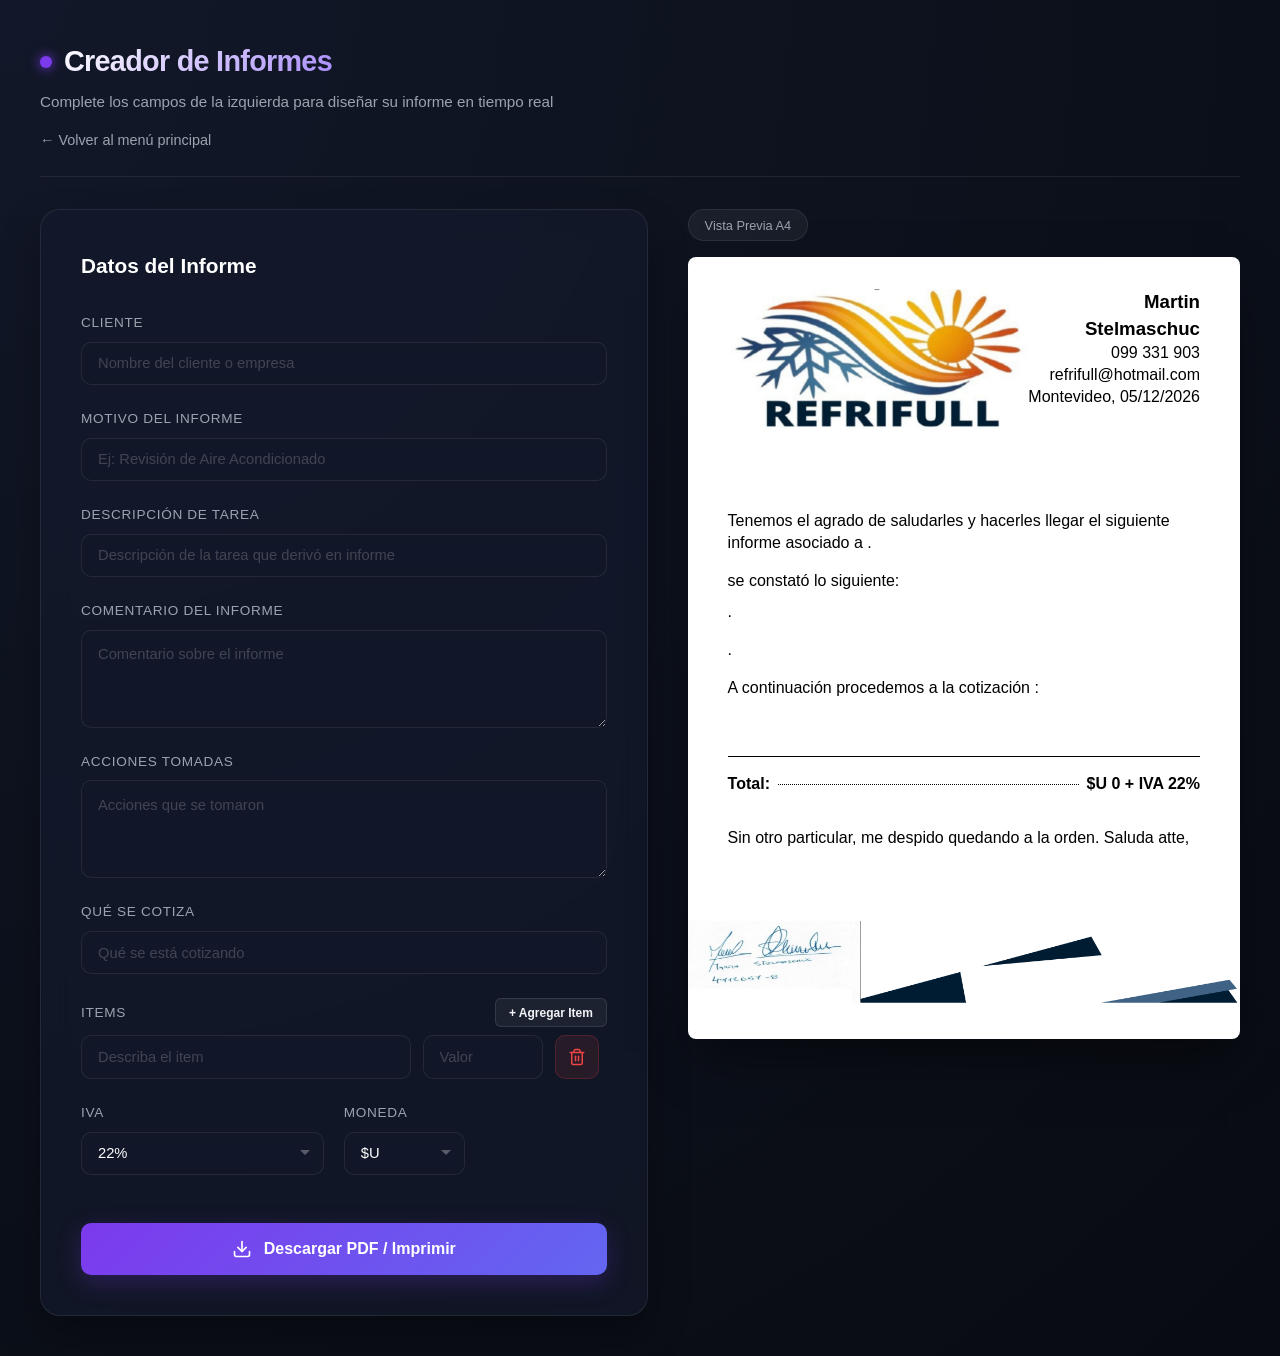
<file: informes.html>
<!doctype html>
<html lang="es">
  <head>
    <meta charset="UTF-8" />
    <meta name="viewport" content="width=device-width, initial-scale=1.0" />
    <title>Generador de Informes</title>
    <link rel="stylesheet" href="styles.css" />
    <script src="informes.js" defer></script>
  </head>
  <body>
    <div class="app-container no-print">
      <!-- Header -->
      <header class="app-header">
        <div class="logo-area">
          <span class="logo-dot"></span>
          <h1>Creador de Informes</h1>
        </div>
        <p class="subtitle">
          Complete los campos de la izquierda para diseñar su informe en tiempo
          real
        </p>
        <a href="index.html" class="back-link">← Volver al menú principal</a>
      </header>

      <!-- Main Workspace -->
      <main class="workspace">
        <!-- Left Panel: Form -->
        <section class="form-panel">
          <div class="panel-card">
            <h2 class="panel-title">Datos del Informe</h2>
            <form id="report-form" onsubmit="event.preventDefault()">
              <div class="form-group">
                <label for="input-client">Cliente</label>
                <input
                  type="text"
                  id="input-client"
                  placeholder="Nombre del cliente o empresa"
                  required
                />
              </div>

              <div class="form-group">
                <label for="input-motivo">Motivo del Informe</label>
                <input
                  type="text"
                  id="input-motivo"
                  placeholder="Ej: Revisión de Aire Acondicionado"
                  required
                />
              </div>

              <div class="form-group">
                <label for="input-descripcion">Descripción de Tarea</label>
                <input
                  type="text"
                  id="input-descripcion"
                  placeholder="Descripción de la tarea que derivó en informe"
                  required
                />
              </div>

              <div class="form-group">
                <label for="input-comentario">Comentario del Informe</label>
                <textarea
                  id="input-comentario"
                  rows="3"
                  placeholder="Comentario sobre el informe"
                ></textarea>
              </div>

              <div class="form-group">
                <label for="input-acciones">Acciones Tomadas</label>
                <textarea
                  id="input-acciones"
                  rows="3"
                  placeholder="Acciones que se tomaron"
                ></textarea>
              </div>

              <div class="form-group">
                <label for="input-que-cotiza">Qué se Cotiza</label>
                <input
                  type="text"
                  id="input-que-cotiza"
                  placeholder="Qué se está cotizando"
                  required
                />
              </div>

              <!-- Dynamic Items List -->
              <div class="form-group">
                <div class="label-header">
                  <label>Items</label>
                  <button
                    type="button"
                    id="btn-add-item"
                    class="btn-secondary-sm"
                  >
                    + Agregar Item
                  </button>
                </div>
                <div id="items-container" class="jobs-list">
                  <!-- Dynamic item inputs will be loaded here by JavaScript -->
                </div>
              </div>

              <div class="form-row-three">
                <div class="form-group">
                  <label for="select-iva">IVA</label>
                  <select id="select-iva">
                    <option value="22">22%</option>
                  </select>
                </div>

                <div class="form-group">
                  <label for="select-currency">Moneda</label>
                  <select id="select-currency">
                    <option value="$U">$U</option>
                    <option value="U$S">U$S</option>
                  </select>
                </div>
              </div>

              <button type="button" id="btn-generate-pdf" class="btn-primary">
                <svg
                  width="20"
                  height="20"
                  viewBox="0 0 24 24"
                  fill="none"
                  stroke="currentColor"
                  stroke-width="2"
                  stroke-linecap="round"
                  stroke-linejoin="round"
                >
                  <path d="M21 15v4a2 2 0 0 1-2 2H5a2 2 0 0 1-2-2v-4" />
                  <polyline points="7 10 12 15 17 10" />
                  <line x1="12" y1="15" x2="12" y2="3" />
                </svg>
                Descargar PDF / Imprimir
              </button>
            </form>
          </div>
        </section>

        <!-- Right Panel: Live Preview -->
        <section class="preview-panel">
          <div class="preview-actions">
            <span class="preview-badge">Vista Previa A4</span>
          </div>

          <!-- The Page to be printed -->
          <div id="print-sheet" class="a4-sheet">
            <div class="sheet-content">
              <!-- Header Section inside PDF -->
              <div class="pdf-header">
                <div class="company-logo">
                  <img
                    src="assets/img/image.png"
                    alt="REFRIFULL Logo"
                    class="logo-img"
                  />
                </div>
                <div class="company-info">
                  <div class="company-name">Martin Stelmaschuc</div>
                  <div class="company-phone">099 331 903</div>
                  <div class="company-email">refrifull@hotmail.com</div>
                  <div class="company-location">
                    Montevideo, <span id="pdf-date">--/--/----</span>
                  </div>
                </div>
              </div>

              <!-- Client Section -->
              <div class="client-section">
                <div id="pdf-client" class="client-name"></div>
              </div>

              <!-- Intro Text -->
              <div class="intro-text">
                Tenemos el agrado de saludarles y hacerles llegar el siguiente
                informe asociado a <span id="pdf-motivo"></span>.
              </div>

              <!-- Description Section -->
              <div class="comment-section">
                <span id="pdf-descripcion"></span> se constató lo siguiente:
              </div>

              <!-- Report Comment Section -->
              <div id="pdf-comentario-container" class="comment-box">
                <span id="pdf-comentario"></span>.
              </div>

              <!-- Actions Section -->
              <div id="pdf-acciones-container" class="comment-box">
                <span id="pdf-acciones"></span>.
              </div>

              <!-- What's Quoted Section -->
              <div class="jobs-intro">
                A continuación procedemos a la cotización
                <span id="pdf-que-cotiza"></span>:
              </div>

              <!-- Items Section -->
              <div id="pdf-items-list" class="pdf-items-list">
                <!-- Dynamically updated by informes.js -->
              </div>

              <!-- Total Section -->
              <div class="total-section">
                <span class="total-label">Total:</span>
                <span class="total-dots"></span>
                <span class="total-amount"
                  ><span id="pdf-currency">$U</span>
                  <span id="pdf-total-value">0</span> + IVA
                  <span id="pdf-iva-rate">22</span>%</span
                >
              </div>

              <!-- Closing Text -->
              <div class="closing-text">
                Sin otro particular, me despido quedando a la orden. Saluda
                atte,
              </div>

              <!-- Signature Section -->
              <div class="signature-section">
                <img
                  src="assets/img/firma.png"
                  alt="Firma"
                  class="signature-img"
                />
              </div>

              <!-- Footer -->
              <div class="pdf-footer">
                <div class="footer-col footer-left">RUT 219092490011</div>
                <div class="footer-col footer-center">Cel. +598 99 331 903</div>
                <div class="footer-col footer-right">
                  E-Mail: refrifull@hotmail.com
                </div>
              </div>
            </div>
          </div>
        </section>
      </main>
    </div>
  </body>
</html>
</file>
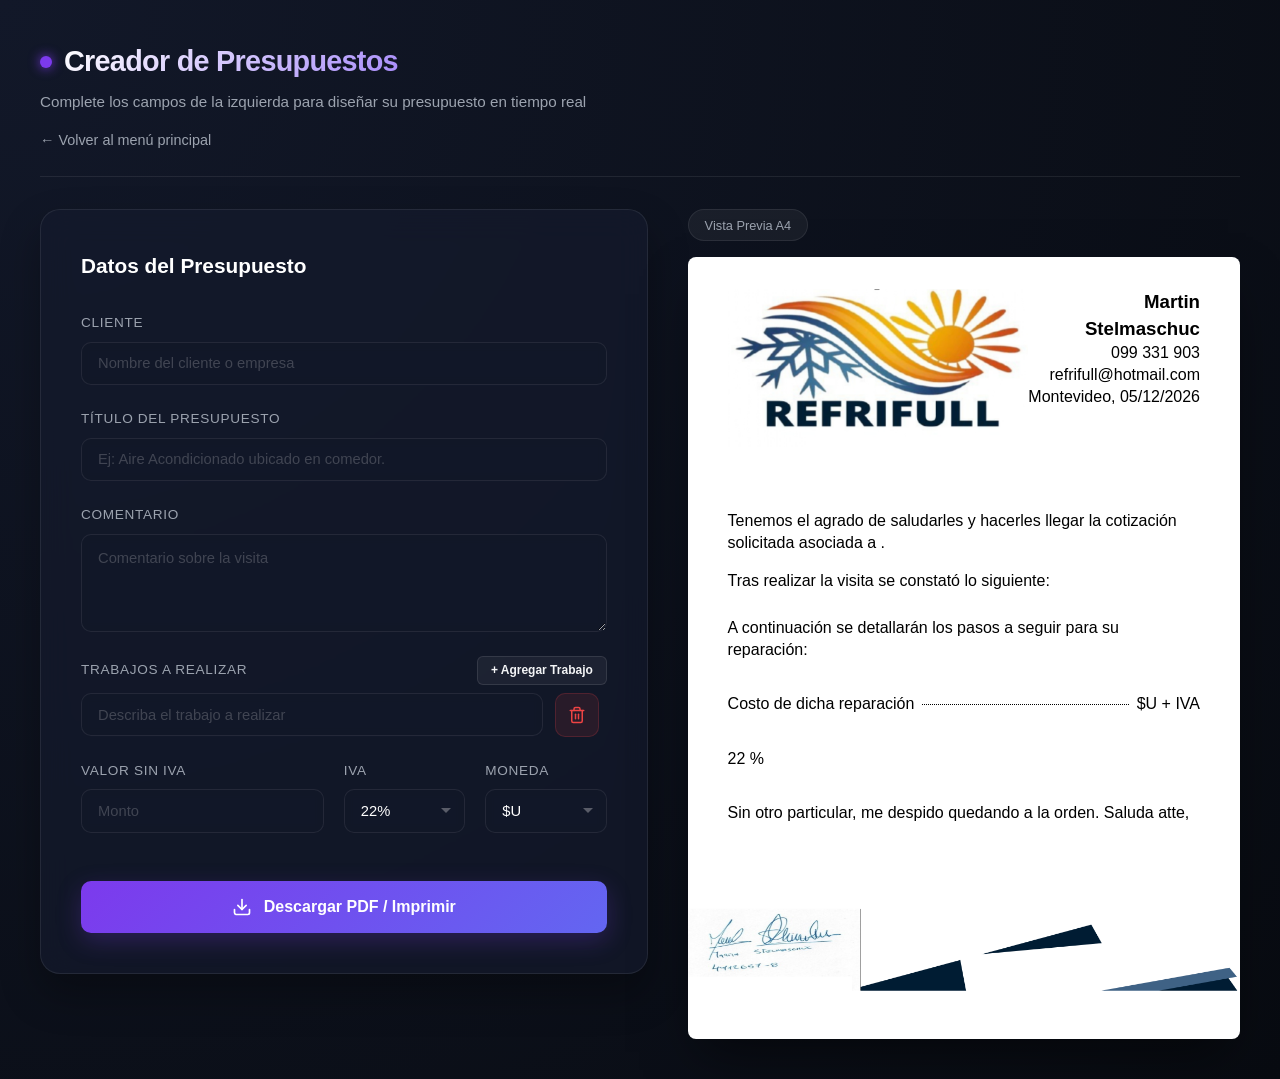
<file: presupuestos.html>
<!doctype html>
<html lang="es">
  <head>
    <meta charset="UTF-8" />
    <meta name="viewport" content="width=device-width, initial-scale=1.0" />
    <title>Generador de Presupuestos</title>
    <link rel="stylesheet" href="styles.css" />
    <script src="app.js" defer></script>
  </head>
  <body>
    <div class="app-container no-print">
      <!-- Header -->
      <header class="app-header">
        <div class="logo-area">
          <span class="logo-dot"></span>
          <h1>Creador de Presupuestos</h1>
        </div>
        <p class="subtitle">
          Complete los campos de la izquierda para diseñar su presupuesto en
          tiempo real
        </p>
        <a href="index.html" class="back-link">← Volver al menú principal</a>
      </header>

      <!-- Main Workspace -->
      <main class="workspace">
        <!-- Left Panel: Form -->
        <section class="form-panel">
          <div class="panel-card">
            <h2 class="panel-title">Datos del Presupuesto</h2>
            <form id="budget-form" onsubmit="event.preventDefault()">
              <div class="form-group">
                <label for="input-client">Cliente</label>
                <input
                  type="text"
                  id="input-client"
                  placeholder="Nombre del cliente o empresa"
                  required
                />
              </div>

              <div class="form-group">
                <label for="input-title">Título del Presupuesto</label>
                <input
                  type="text"
                  id="input-title"
                  placeholder="Ej: Aire Acondicionado ubicado en comedor."
                  required
                />
              </div>

              <div class="form-group">
                <label for="input-comment">Comentario</label>
                <textarea
                  id="input-comment"
                  rows="3"
                  placeholder="Comentario sobre la visita"
                ></textarea>
              </div>

              <!-- Dynamic Jobs List -->
              <div class="form-group">
                <div class="label-header">
                  <label>Trabajos a Realizar</label>
                  <button
                    type="button"
                    id="btn-add-job"
                    class="btn-secondary-sm"
                  >
                    + Agregar Trabajo
                  </button>
                </div>
                <div id="jobs-container" class="jobs-list">
                  <!-- Dynamic job inputs will be loaded here by JavaScript -->
                </div>
              </div>

              <div class="form-row-three">
                <div class="form-group">
                  <label for="input-value">Valor sin IVA</label>
                  <input
                    type="text"
                    id="input-value"
                    placeholder="Monto"
                    required
                  />
                </div>

                <div class="form-group">
                  <label for="select-iva">IVA</label>
                  <select id="select-iva">
                    <option value="22">22%</option>
                  </select>
                </div>

                <div class="form-group">
                  <label for="select-currency">Moneda</label>
                  <select id="select-currency">
                    <option value="$U">$U</option>
                    <option value="U$S">U$S</option>
                  </select>
                </div>
              </div>

              <button type="button" id="btn-generate-pdf" class="btn-primary">
                <svg
                  width="20"
                  height="20"
                  viewBox="0 0 24 24"
                  fill="none"
                  stroke="currentColor"
                  stroke-width="2"
                  stroke-linecap="round"
                  stroke-linejoin="round"
                >
                  <path d="M21 15v4a2 2 0 0 1-2 2H5a2 2 0 0 1-2-2v-4" />
                  <polyline points="7 10 12 15 17 10" />
                  <line x1="12" y1="15" x2="12" y2="3" />
                </svg>
                Descargar PDF / Imprimir
              </button>
            </form>
          </div>
        </section>

        <!-- Right Panel: Live Preview -->
        <section class="preview-panel">
          <div class="preview-actions">
            <span class="preview-badge">Vista Previa A4</span>
          </div>

          <!-- The Page to be printed -->
          <div id="print-sheet" class="a4-sheet">
            <div class="sheet-content">
              <!-- Header Section inside PDF -->
              <div class="pdf-header">
                <div class="company-logo">
                  <img
                    src="assets/img/image.png"
                    alt="REFRIFULL Logo"
                    class="logo-img"
                  />
                </div>
                <div class="company-info">
                  <div class="company-name">Martin Stelmaschuc</div>
                  <div class="company-phone">099 331 903</div>
                  <div class="company-email">refrifull@hotmail.com</div>
                  <div class="company-location">
                    Montevideo, <span id="pdf-date">--/--/----</span>
                  </div>
                </div>
              </div>

              <!-- Client Section -->
              <div class="client-section">
                <div id="pdf-client" class="client-name"></div>
              </div>

              <!-- Intro Text -->
              <div class="intro-text">
                Tenemos el agrado de saludarles y hacerles llegar la cotización
                solicitada asociada a <span id="pdf-title"></span>.
              </div>

              <!-- Comment Section -->
              <div class="comment-section">
                Tras realizar la visita se constató lo siguiente:
              </div>
              <div id="pdf-comment-container" class="comment-box">
                <span id="pdf-comment"></span>
              </div>

              <!-- Jobs List Intro -->
              <div class="jobs-intro">
                A continuación se detallarán los pasos a seguir para su
                reparación:
              </div>

              <!-- Jobs Section -->
              <ul id="pdf-jobs-list" class="pdf-jobs-list">
                <!-- Dynamically updated by app.js -->
              </ul>

              <!-- Cost Section -->
              <div class="cost-section">
                <span class="cost-label">Costo de dicha reparación</span>
                <span class="cost-dots"></span>
                <span class="cost-amount"
                  ><span id="pdf-currency">$U</span>
                  <span id="pdf-value-base"></span> + IVA</span
                >
              </div>
              <div class="iva-section"><span id="pdf-iva-rate">22</span> %</div>

              <!-- Closing Text -->
              <div class="closing-text">
                Sin otro particular, me despido quedando a la orden. Saluda
                atte,
              </div>

              <!-- Signature Section -->
              <div class="signature-section">
                <img
                  src="assets/img/firma.png"
                  alt="Firma"
                  class="signature-img"
                />
              </div>

              <!-- Footer -->
              <div class="pdf-footer">
                <div class="footer-col footer-left">RUT 219092490011</div>
                <div class="footer-col footer-center">Cel. +598 99 331 903</div>
                <div class="footer-col footer-right">
                  E-Mail: refrifull@hotmail.com
                </div>
              </div>
            </div>
          </div>
        </section>
      </main>
    </div>
  </body>
</html>
</file>
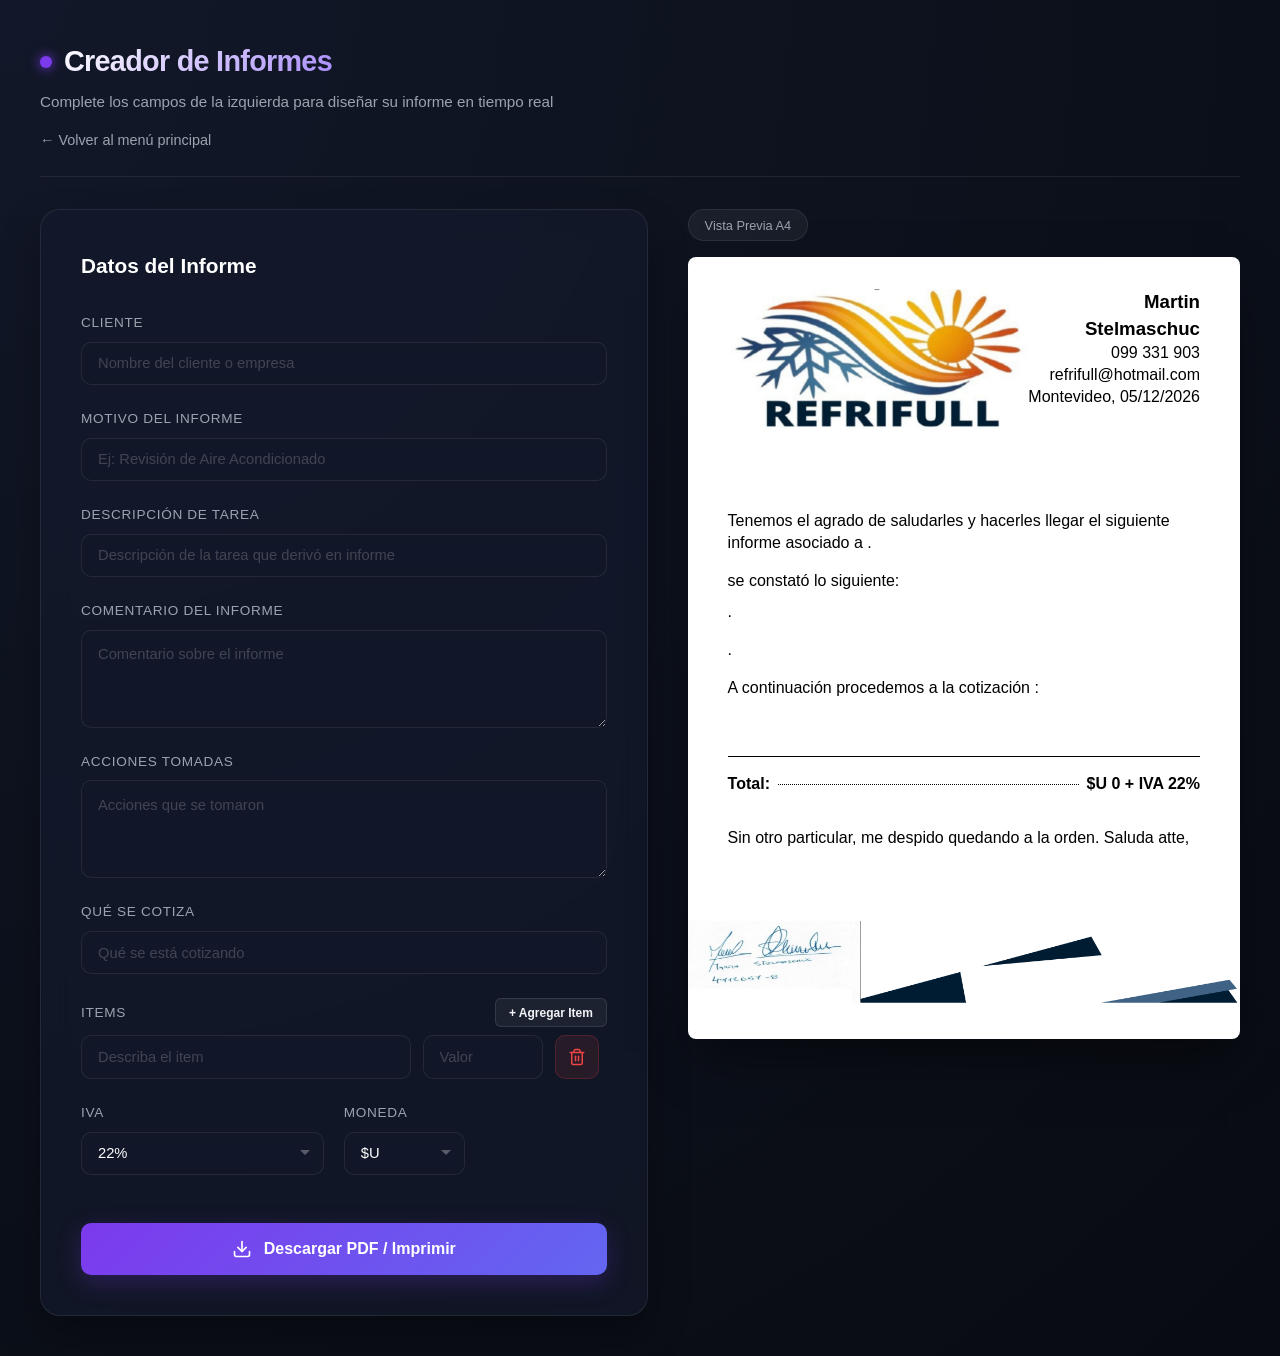
<file: pages/informes.html>
<!doctype html>
<html lang="es">
  <head>
    <meta charset="UTF-8" />
    <meta name="viewport" content="width=device-width, initial-scale=1.0" />
    <title>Generador de Informes</title>
    <link rel="stylesheet" href="../styles.css" />
    <script src="../assets/js/informes.js" defer></script>
  </head>
  <body>
    <div class="app-container no-print">
      <!-- Header -->
      <header class="app-header">
        <div class="logo-area">
          <span class="logo-dot"></span>
          <h1>Creador de Informes</h1>
        </div>
        <p class="subtitle">
          Complete los campos de la izquierda para diseñar su informe en tiempo
          real
        </p>
        <a href="../index.html" class="back-link">← Volver al menú principal</a>
      </header>

      <!-- Main Workspace -->
      <main class="workspace">
        <!-- Left Panel: Form -->
        <section class="form-panel">
          <div class="panel-card">
            <h2 class="panel-title">Datos del Informe</h2>
            <form id="report-form" onsubmit="event.preventDefault()">
              <div class="form-group">
                <label for="input-client">Cliente</label>
                <input
                  type="text"
                  id="input-client"
                  placeholder="Nombre del cliente o empresa"
                  required
                />
              </div>

              <div class="form-group">
                <label for="input-motivo">Motivo del Informe</label>
                <input
                  type="text"
                  id="input-motivo"
                  placeholder="Ej: Revisión de Aire Acondicionado"
                  required
                />
              </div>

              <div class="form-group">
                <label for="input-descripcion">Descripción de Tarea</label>
                <input
                  type="text"
                  id="input-descripcion"
                  placeholder="Descripción de la tarea que derivó en informe"
                  required
                />
              </div>

              <div class="form-group">
                <label for="input-comentario">Comentario del Informe</label>
                <textarea
                  id="input-comentario"
                  rows="3"
                  placeholder="Comentario sobre el informe"
                ></textarea>
              </div>

              <div class="form-group">
                <label for="input-acciones">Acciones Tomadas</label>
                <textarea
                  id="input-acciones"
                  rows="3"
                  placeholder="Acciones que se tomaron"
                ></textarea>
              </div>

              <div class="form-group">
                <label for="input-que-cotiza">Qué se Cotiza</label>
                <input
                  type="text"
                  id="input-que-cotiza"
                  placeholder="Qué se está cotizando"
                  required
                />
              </div>

              <!-- Dynamic Items List -->
              <div class="form-group">
                <div class="label-header">
                  <label>Items</label>
                  <button
                    type="button"
                    id="btn-add-item"
                    class="btn-secondary-sm"
                  >
                    + Agregar Item
                  </button>
                </div>
                <div id="items-container" class="jobs-list">
                  <!-- Dynamic item inputs will be loaded here by JavaScript -->
                </div>
              </div>

              <div class="form-row-three">
                <div class="form-group">
                  <label for="select-iva">IVA</label>
                  <select id="select-iva">
                    <option value="22">22%</option>
                  </select>
                </div>

                <div class="form-group">
                  <label for="select-currency">Moneda</label>
                  <select id="select-currency">
                    <option value="$U">$U</option>
                    <option value="U$S">U$S</option>
                  </select>
                </div>
              </div>

              <button type="button" id="btn-generate-pdf" class="btn-primary">
                <svg
                  width="20"
                  height="20"
                  viewBox="0 0 24 24"
                  fill="none"
                  stroke="currentColor"
                  stroke-width="2"
                  stroke-linecap="round"
                  stroke-linejoin="round"
                >
                  <path d="M21 15v4a2 2 0 0 1-2 2H5a2 2 0 0 1-2-2v-4" />
                  <polyline points="7 10 12 15 17 10" />
                  <line x1="12" y1="15" x2="12" y2="3" />
                </svg>
                Descargar PDF / Imprimir
              </button>
            </form>
          </div>
        </section>

        <!-- Right Panel: Live Preview -->
        <section class="preview-panel">
          <div class="preview-actions">
            <span class="preview-badge">Vista Previa A4</span>
          </div>

          <!-- The Page to be printed -->
          <div id="print-sheet" class="a4-sheet">
            <div class="sheet-content">
              <!-- Header Section inside PDF -->
              <div class="pdf-header">
                <div class="company-logo">
                  <img
                    src="../assets/img/image.png"
                    alt="REFRIFULL Logo"
                    class="logo-img"
                  />
                </div>
                <div class="company-info">
                  <div class="company-name">Martin Stelmaschuc</div>
                  <div class="company-phone">099 331 903</div>
                  <div class="company-email">refrifull@hotmail.com</div>
                  <div class="company-location">
                    Montevideo, <span id="pdf-date">--/--/----</span>
                  </div>
                </div>
              </div>

              <!-- Client Section -->
              <div class="client-section">
                <div id="pdf-client" class="client-name"></div>
              </div>

              <!-- Intro Text -->
              <div class="intro-text">
                Tenemos el agrado de saludarles y hacerles llegar el siguiente
                informe asociado a <span id="pdf-motivo"></span>.
              </div>

              <!-- Description Section -->
              <div class="comment-section">
                <span id="pdf-descripcion"></span> se constató lo siguiente:
              </div>

              <!-- Report Comment Section -->
              <div id="pdf-comentario-container" class="comment-box">
                <span id="pdf-comentario"></span>.
              </div>

              <!-- Actions Section -->
              <div id="pdf-acciones-container" class="comment-box">
                <span id="pdf-acciones"></span>.
              </div>

              <!-- What's Quoted Section -->
              <div class="jobs-intro">
                A continuación procedemos a la cotización
                <span id="pdf-que-cotiza"></span>:
              </div>

              <!-- Items Section -->
              <div id="pdf-items-list" class="pdf-items-list">
                <!-- Dynamically updated by informes.js -->
              </div>

              <!-- Total Section -->
              <div class="total-section">
                <span class="total-label">Total:</span>
                <span class="total-dots"></span>
                <span class="total-amount"
                  ><span id="pdf-currency">$U</span>
                  <span id="pdf-total-value">0</span> + IVA
                  <span id="pdf-iva-rate">22</span>%</span
                >
              </div>

              <!-- Closing Text -->
              <div class="closing-text">
                Sin otro particular, me despido quedando a la orden. Saluda
                atte,
              </div>

              <!-- Signature Section -->
              <div class="signature-section">
                <img
                  src="../assets/img/firma.png"
                  alt="Firma"
                  class="signature-img"
                />
              </div>

              <!-- Footer -->
              <div class="pdf-footer">
                <div class="footer-col footer-left">RUT 219092490011</div>
                <div class="footer-col footer-center">Cel. +598 99 331 903</div>
                <div class="footer-col footer-right">
                  E-Mail: refrifull@hotmail.com
                </div>
              </div>
            </div>
          </div>
        </section>
      </main>
    </div>
  </body>
</html>
</file>
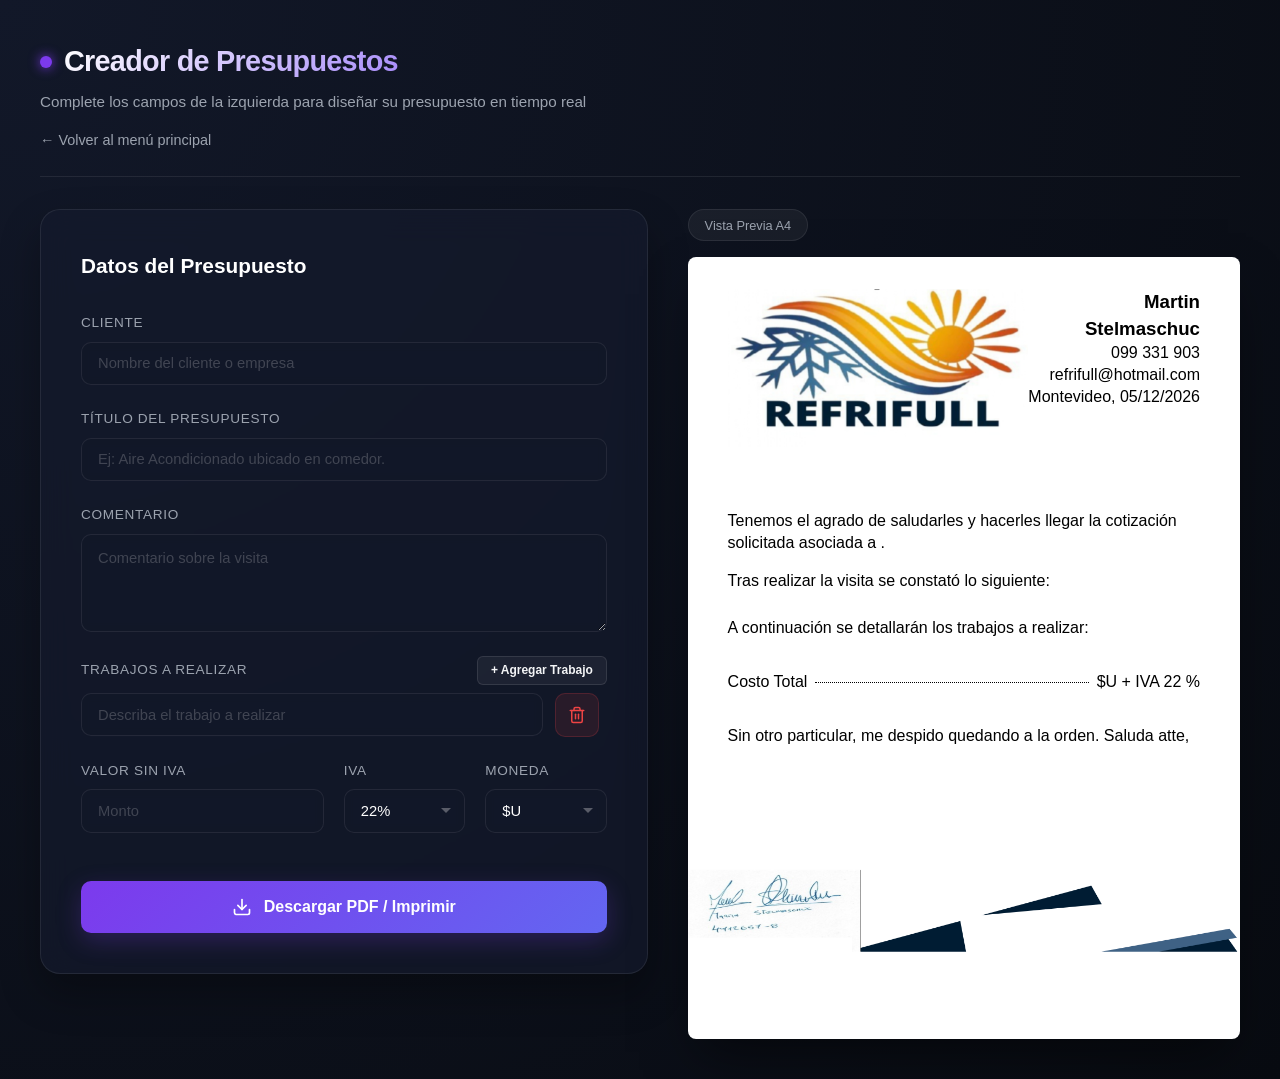
<file: pages/presupuestos.html>
<!doctype html>
<html lang="es">
  <head>
    <meta charset="UTF-8" />
    <meta name="viewport" content="width=device-width, initial-scale=1.0" />
    <title>Generador de Presupuestos</title>
    <link rel="stylesheet" href="../styles.css" />
    <script src="../assets/js/app.js" defer></script>
  </head>
  <body>
    <div class="app-container no-print">
      <!-- Header -->
      <header class="app-header">
        <div class="logo-area">
          <span class="logo-dot"></span>
          <h1>Creador de Presupuestos</h1>
        </div>
        <p class="subtitle">
          Complete los campos de la izquierda para diseñar su presupuesto en
          tiempo real
        </p>
        <a href="../index.html" class="back-link">← Volver al menú principal</a>
      </header>

      <!-- Main Workspace -->
      <main class="workspace">
        <!-- Left Panel: Form -->
        <section class="form-panel">
          <div class="panel-card">
            <h2 class="panel-title">Datos del Presupuesto</h2>
            <form id="budget-form" onsubmit="event.preventDefault()">
              <div class="form-group">
                <label for="input-client">Cliente</label>
                <input
                  type="text"
                  id="input-client"
                  placeholder="Nombre del cliente o empresa"
                  required
                />
              </div>

              <div class="form-group">
                <label for="input-title">Título del Presupuesto</label>
                <input
                  type="text"
                  id="input-title"
                  placeholder="Ej: Aire Acondicionado ubicado en comedor."
                  required
                />
              </div>

              <div class="form-group">
                <label for="input-comment">Comentario</label>
                <textarea
                  id="input-comment"
                  rows="3"
                  placeholder="Comentario sobre la visita"
                ></textarea>
              </div>

              <!-- Dynamic Jobs List -->
              <div class="form-group">
                <div class="label-header">
                  <label>Trabajos a Realizar</label>
                  <button
                    type="button"
                    id="btn-add-job"
                    class="btn-secondary-sm"
                  >
                    + Agregar Trabajo
                  </button>
                </div>
                <div id="jobs-container" class="jobs-list">
                  <!-- Dynamic job inputs will be loaded here by JavaScript -->
                </div>
              </div>

              <div class="form-row-three">
                <div class="form-group">
                  <label for="input-value">Valor sin IVA</label>
                  <input
                    type="text"
                    id="input-value"
                    placeholder="Monto"
                    required
                  />
                </div>

                <div class="form-group">
                  <label for="select-iva">IVA</label>
                  <select id="select-iva">
                    <option value="22">22%</option>
                  </select>
                </div>

                <div class="form-group">
                  <label for="select-currency">Moneda</label>
                  <select id="select-currency">
                    <option value="$U">$U</option>
                    <option value="U$S">U$S</option>
                  </select>
                </div>
              </div>

              <button type="button" id="btn-generate-pdf" class="btn-primary">
                <svg
                  width="20"
                  height="20"
                  viewBox="0 0 24 24"
                  fill="none"
                  stroke="currentColor"
                  stroke-width="2"
                  stroke-linecap="round"
                  stroke-linejoin="round"
                >
                  <path d="M21 15v4a2 2 0 0 1-2 2H5a2 2 0 0 1-2-2v-4" />
                  <polyline points="7 10 12 15 17 10" />
                  <line x1="12" y1="15" x2="12" y2="3" />
                </svg>
                Descargar PDF / Imprimir
              </button>
            </form>
          </div>
        </section>

        <!-- Right Panel: Live Preview -->
        <section class="preview-panel">
          <div class="preview-actions">
            <span class="preview-badge">Vista Previa A4</span>
          </div>

          <!-- The Page to be printed -->
          <div id="print-sheet" class="a4-sheet">
            <div class="sheet-content">
              <!-- Header Section inside PDF -->
              <div class="pdf-header">
                <div class="company-logo">
                  <img
                    src="../assets/img/image.png"
                    alt="REFRIFULL Logo"
                    class="logo-img"
                  />
                </div>
                <div class="company-info">
                  <div class="company-name">Martin Stelmaschuc</div>
                  <div class="company-phone">099 331 903</div>
                  <div class="company-email">refrifull@hotmail.com</div>
                  <div class="company-location">
                    Montevideo, <span id="pdf-date">--/--/----</span>
                  </div>
                </div>
              </div>

              <!-- Client Section -->
              <div class="client-section">
                <div id="pdf-client" class="client-name"></div>
              </div>

              <!-- Intro Text -->
              <div class="intro-text">
                Tenemos el agrado de saludarles y hacerles llegar la cotización
                solicitada asociada a <span id="pdf-title"></span>.
              </div>

              <!-- Comment Section -->
              <div class="comment-section">
                Tras realizar la visita se constató lo siguiente:
              </div>
              <div id="pdf-comment-container" class="comment-box">
                <span id="pdf-comment"></span>
              </div>

              <!-- Jobs List Intro -->
              <div class="jobs-intro">
                A continuación se detallarán los trabajos a realizar:
              </div>

              <!-- Jobs Section -->
              <ul id="pdf-jobs-list" class="pdf-jobs-list">
                <!-- Dynamically updated by app.js -->
              </ul>

              <!-- Cost Section -->
              <div class="cost-section">
                <span class="cost-label">Costo Total</span>
                <span class="cost-dots"></span>
                <span class="cost-amount"
                  ><span id="pdf-currency">$U</span>
                  <span id="pdf-value-base"></span> + IVA
                  <span id="pdf-iva-rate">22</span> %</span
                >
              </div>

              <!-- Closing Text -->
              <div class="closing-text">
                Sin otro particular, me despido quedando a la orden. Saluda
                atte,
              </div>

              <!-- Signature Section -->
              <div class="signature-section">
                <img
                  src="../assets/img/firma.png"
                  alt="Firma"
                  class="signature-img"
                />
              </div>

              <!-- Footer -->
              <div class="pdf-footer">
                <div class="footer-col footer-left">RUT 219092490011</div>
                <div class="footer-col footer-center">Cel. +598 99 331 903</div>
                <div class="footer-col footer-right">
                  E-Mail: refrifull@hotmail.com
                </div>
              </div>
            </div>
          </div>
        </section>
      </main>
    </div>
  </body>
</html>
</file>
<file: styles.css>
/* --- Landing Page Styles --- */
.landing-page {
  background: radial-gradient(circle at top left, #121829 0%, #080b11 100%);
  min-height: 100vh;
  display: flex;
  flex-direction: column;
  align-items: center;
  justify-content: center;
  padding: 2rem;
}

.landing-container {
  max-width: 600px;
  width: 100%;
  text-align: center;
}

.landing-header {
  margin-bottom: 3rem;
}

.landing-logo {
  max-width: 300px;
  height: auto;
  margin-bottom: 1.5rem;
}

.landing-title {
  font-family: Arial, Helvetica, sans-serif;
  font-size: 2.5rem;
  font-weight: bold;
  color: #ffffff;
  margin-bottom: 0.5rem;
}

.landing-subtitle {
  font-family: Arial, Helvetica, sans-serif;
  font-size: 1.1rem;
  color: #9ca3af;
}

.landing-buttons {
  display: flex;
  flex-direction: column;
  gap: 1.5rem;
  margin-bottom: 3rem;
}

.landing-btn {
  display: flex;
  align-items: center;
  justify-content: center;
  gap: 1rem;
  padding: 1.5rem 2rem;
  border-radius: 16px;
  font-family: Arial, Helvetica, sans-serif;
  font-size: 1.3rem;
  font-weight: 600;
  text-decoration: none;
  transition: transform 0.2s, box-shadow 0.2s, filter 0.2s;
  cursor: pointer;
}

.landing-btn:hover {
  transform: translateY(-4px);
}

.landing-btn-primary {
  background: linear-gradient(135deg, #7c3aed 0%, #6366f1 100%);
  color: white;
  box-shadow: 0 10px 30px rgba(124, 58, 237, 0.3);
}

.landing-btn-primary:hover {
  filter: brightness(1.1);
  box-shadow: 0 15px 40px rgba(124, 58, 237, 0.4);
}

.landing-btn-secondary {
  background: rgba(255, 255, 255, 0.08);
  border: 2px solid rgba(255, 255, 255, 0.15);
  color: white;
  box-shadow: 0 10px 30px rgba(0, 0, 0, 0.2);
}

.landing-btn-secondary:hover {
  background: rgba(255, 255, 255, 0.12);
  border-color: rgba(255, 255, 255, 0.25);
}

.btn-icon {
  font-size: 2rem;
}

.landing-footer {
  display: flex;
  justify-content: space-between;
  gap: 1rem;
  padding-top: 1.5rem;
  border-top: 1px solid rgba(255, 255, 255, 0.1);
  flex-wrap: wrap;
  justify-content: center;
}

.footer-item {
  font-family: Arial, Helvetica, sans-serif;
  font-size: 0.95rem;
  color: #9ca3af;
}

/* --- Back link for presupuestos.html --- */
.back-link {
  display: inline-flex;
  align-items: center;
  gap: 0.5rem;
  margin-top: 1rem;
  color: #9ca3af;
  text-decoration: none;
  font-size: 0.9rem;
  transition: color 0.2s;
}

.back-link:hover {
  color: #ffffff;
}

/* --- Global Styles & Design System --- */
:root {
  --font-sans: Arial, Helvetica, sans-serif;

  /* Color Palette - App UI */
  --bg-app: #0b0f19;
  --bg-gradient: radial-gradient(circle at top left, #121829 0%, #080b11 100%);
  --panel-bg: rgba(20, 27, 45, 0.7);
  --panel-border: rgba(255, 255, 255, 0.08);
  --text-primary: #f3f4f6;
  --text-secondary: #9ca3af;
  --text-muted: #6b7280;

  --accent-color: #7c3aed;
  --accent-glow: rgba(124, 58, 237, 0.15);
  --accent-hover: #8b5cf6;

  --danger-color: #ef4444;
  --danger-hover: #f87171;
  --danger-bg: rgba(239, 68, 68, 0.1);

  --input-bg: rgba(18, 24, 41, 0.9);
  --input-border: rgba(255, 255, 255, 0.08);
  --input-border-hover: rgba(255, 255, 255, 0.18);
  --input-focus: #7c3aed;

  /* Sheet styling */
  --sheet-bg: #ffffff;
  --sheet-text: #000000;
}

* {
  box-sizing: border-box;
  margin: 0;
  padding: 0;
}

body {
  font-family: var(--font-sans);
  background: var(--bg-app);
  background-image: var(--bg-gradient);
  color: var(--text-primary);
  min-height: 100vh;
  overflow-x: hidden;
  line-height: 1.5;
}

/* --- Layout --- */
.app-container {
  max-width: 1600px;
  margin: 0 auto;
  padding: 2.5rem;
  display: flex;
  flex-direction: column;
  gap: 2rem;
  min-height: 100vh;
}

.app-header {
  border-bottom: 1px solid var(--panel-border);
  padding-bottom: 1.5rem;
}

.logo-area {
  display: flex;
  align-items: center;
  gap: 0.75rem;
  margin-bottom: 0.5rem;
}

.logo-dot {
  width: 12px;
  height: 12px;
  background-color: var(--accent-color);
  border-radius: 50%;
  box-shadow: 0 0 12px var(--accent-color);
}

.app-header h1 {
  font-size: 1.8rem;
  font-weight: 700;
  letter-spacing: -0.025em;
  background: linear-gradient(135deg, #ffffff 0%, #a78bfa 100%);
  -webkit-background-clip: text;
  -webkit-text-fill-color: transparent;
}

.subtitle {
  color: var(--text-secondary);
  font-size: 0.95rem;
  font-weight: 300;
}

/* --- Workspace --- */
.workspace {
  display: grid;
  grid-template-columns: 1.1fr 1fr;
  gap: 2.5rem;
  align-items: start;
}

@media (max-width: 1200px) {
  .workspace {
    grid-template-columns: 1fr;
  }
}

/* --- Panels --- */
.form-panel {
  display: flex;
  flex-direction: column;
}

.panel-card {
  background: var(--panel-bg);
  backdrop-filter: blur(16px);
  -webkit-backdrop-filter: blur(16px);
  border: 1px solid var(--panel-border);
  border-radius: 20px;
  padding: 2.5rem;
  box-shadow: 0 20px 40px rgba(0, 0, 0, 0.3);
}

.panel-title {
  font-size: 1.3rem;
  font-weight: 600;
  margin-bottom: 2rem;
  color: #ffffff;
  display: flex;
  align-items: center;
  gap: 0.5rem;
}

/* --- Form Fields --- */
.form-group {
  margin-bottom: 1.5rem;
  display: flex;
  flex-direction: column;
  gap: 0.5rem;
}

.label-header {
  display: flex;
  justify-content: space-between;
  align-items: center;
}

label {
  font-size: 0.85rem;
  font-weight: 500;
  text-transform: uppercase;
  letter-spacing: 0.05em;
  color: var(--text-secondary);
}

input[type="text"],
input[type="number"],
input[type="email"],
select,
textarea {
  background: var(--input-bg);
  border: 1px solid var(--input-border);
  border-radius: 10px;
  padding: 0.8rem 1rem;
  color: #ffffff;
  font-family: var(--font-sans);
  font-size: 0.92rem;
  outline: none;
  transition: border-color 0.2s ease, box-shadow 0.2s ease, background 0.2s ease;
  backdrop-filter: blur(4px);
  -webkit-backdrop-filter: blur(4px);
}

input[type="text"]:hover,
input[type="number"]:hover,
input[type="email"]:hover,
select:hover,
textarea:hover {
  border-color: var(--input-border-hover);
  background: rgba(22, 30, 50, 0.9);
}

input[type="text"]:focus,
input[type="number"]:focus,
input[type="email"]:focus,
select:focus,
textarea:focus {
  border-color: var(--input-focus);
  background: rgba(22, 30, 50, 0.95);
  box-shadow: 0 0 0 3px var(--accent-glow), inset 0 1px 0 0 rgba(255, 255, 255, 0.05);
}

input[type="text"]::placeholder,
input[type="number"]::placeholder,
input[type="email"]::placeholder,
textarea::placeholder {
  color: rgba(255, 255, 255, 0.2);
  font-weight: 300;
}

textarea {
  resize: vertical;
  line-height: 1.6;
}

/* Select custom styling */
select {
  appearance: none;
  -webkit-appearance: none;
  background-image: url("data:image/svg+xml,%3Csvg xmlns='http://www.w3.org/2000/svg' width='12' height='12' viewBox='0 0 12 12'%3E%3Cpath fill='rgba(255,255,255,0.3)' d='M6 8L1 3h10z'/%3E%3C/svg%3E");
  background-repeat: no-repeat;
  background-position: right 0.75rem center;
  padding-right: 2.2rem;
  cursor: pointer;
}

select option {
  background: #1a1f2e;
  color: #fff;
}

/* Number input clean-up */
input[type="number"]::-webkit-inner-spin-button,
input[type="number"]::-webkit-outer-spin-button {
  opacity: 0.5;
  height: 1.2em;
}

input[type="number"] {
  -moz-appearance: textfield;
}

.form-row-three {
  display: grid;
  grid-template-columns: 2fr 1fr 1fr;
  gap: 1.25rem;
}

@media (max-width: 600px) {
  .form-row-three {
    grid-template-columns: 1fr;
  }
}

/* --- Dynamic Jobs List --- */
.jobs-list {
  display: flex;
  flex-direction: column;
  gap: 0.75rem;
  max-height: 320px;
  overflow-y: auto;
  padding-right: 0.5rem;
}

.jobs-list::-webkit-scrollbar {
  width: 6px;
}

.jobs-list::-webkit-scrollbar-track {
  background: rgba(255, 255, 255, 0.02);
  border-radius: 3px;
}

.jobs-list::-webkit-scrollbar-thumb {
  background: rgba(255, 255, 255, 0.1);
  border-radius: 3px;
}

.jobs-list::-webkit-scrollbar-thumb:hover {
  background: rgba(255, 255, 255, 0.2);
}

.job-item-row {
  display: flex;
  gap: 0.75rem;
  align-items: center;
  animation: fadeIn 0.3s cubic-bezier(0.16, 1, 0.3, 1);
}

@keyframes fadeIn {
  from {
    opacity: 0;
    transform: translateY(8px);
  }

  to {
    opacity: 1;
    transform: translateY(0);
  }
}

.job-item-row input {
  flex-grow: 1;
}

/* --- Buttons --- */
.btn-primary {
  width: 100%;
  background: linear-gradient(135deg, var(--accent-color) 0%, #6366f1 100%);
  border: none;
  border-radius: 10px;
  padding: 1rem;
  color: #ffffff;
  font-family: var(--font-sans);
  font-size: 1rem;
  font-weight: 600;
  cursor: pointer;
  display: flex;
  justify-content: center;
  align-items: center;
  gap: 0.75rem;
  transition: transform 0.2s, filter 0.2s, box-shadow 0.2s;
  box-shadow: 0 8px 24px rgba(124, 58, 237, 0.25);
  margin-top: 1.5rem;
}

.btn-primary:hover {
  filter: brightness(1.1);
  transform: translateY(-1px);
  box-shadow: 0 10px 28px rgba(124, 58, 237, 0.35);
}

.btn-primary:active {
  transform: translateY(1px);
}

.btn-secondary-sm {
  background: rgba(255, 255, 255, 0.05);
  border: 1px solid rgba(255, 255, 255, 0.1);
  border-radius: 6px;
  padding: 0.4rem 0.8rem;
  color: var(--text-primary);
  font-family: var(--font-sans);
  font-size: 0.75rem;
  font-weight: 600;
  cursor: pointer;
  transition: background 0.2s;
}

.btn-secondary-sm:hover {
  background: rgba(255, 255, 255, 0.1);
}

.btn-danger-icon {
  background: var(--danger-bg);
  border: 1px solid rgba(239, 68, 68, 0.2);
  color: var(--danger-color);
  border-radius: 10px;
  width: 44px;
  height: 44px;
  display: flex;
  align-items: center;
  justify-content: center;
  cursor: pointer;
  flex-shrink: 0;
  transition: background 0.2s, border-color 0.2s, color 0.2s;
}

.btn-danger-icon:hover {
  background: var(--danger-color);
  color: white;
  border-color: var(--danger-color);
}

/* --- Preview Panel --- */
.preview-panel {
  display: flex;
  flex-direction: column;
  gap: 1rem;
  align-items: center;
}

.preview-actions {
  display: flex;
  justify-content: flex-start;
  width: 100%;
  max-width: 800px;
}

.preview-badge {
  background: rgba(255, 255, 255, 0.05);
  border: 1px solid var(--panel-border);
  border-radius: 20px;
  padding: 0.35rem 1rem;
  font-size: 0.8rem;
  color: var(--text-secondary);
  font-weight: 500;
}

/* --- A4 Paper Preview Sheet --- */
.a4-sheet {
  background: var(--sheet-bg);
  color: var(--sheet-text);
  width: 100%;
  max-width: 800px;
  aspect-ratio: 1 / 1.4142;
  box-shadow: 0 25px 50px -12px rgba(0, 0, 0, 0.5);
  border-radius: 8px;
  overflow: hidden;
  position: relative;
  display: flex;
  flex-direction: column;
}

.sheet-content {
  padding: 2rem 2.5rem;
  display: flex;
  flex-direction: column;
  min-height: 100vh;
  font-family: Arial, Helvetica, sans-serif;
  font-size: 12pt;
  line-height: 1.4;
  width: 100%;
  box-sizing: border-box;
}

/* PDF Header */
.pdf-header {
  display: flex;
  justify-content: space-between;
  align-items: flex-start;
  margin-bottom: 2rem;
}

.company-logo {
  flex: 0 0 auto;
}

.logo-img {
  max-width: 300px;
  height: auto;
}

.company-info {
  text-align: right;
  flex: 1;
}

.company-name {
  font-size: 14pt;
  font-weight: bold;
}

.company-phone,
.company-email,
.company-location {
  font-size: 12pt;
}

/* Client Section */
.client-section {
  margin-bottom: 1.5rem;
}

.client-label {
  font-weight: bold;
}

.client-name {
  font-size: 12pt;
}

/* Intro Text */
.intro-text {
  margin-bottom: 1rem;
}

/* Comment Section */
.comment-section {
  margin-bottom: 0.5rem;
}

.comment-box {
  margin-bottom: 1rem;
}

/* Jobs Intro */
.jobs-intro {
  margin-bottom: 0.5rem;
}

/* Jobs List */
.pdf-jobs-list {
  list-style-type: disc;
  margin-left: 2rem;
  margin-bottom: 1.5rem;
}

.pdf-jobs-list li {
  margin-bottom: 0.3rem;
}

/* Items List for Informes */
.pdf-items-list {
  margin-bottom: 2rem;
}

.pdf-item-row {
  display: flex;
  align-items: center;
  margin-bottom: 0.5rem;
}

.pdf-item-label {
  flex: 0 0 auto;
}

.pdf-item-dots {
  flex: 1;
  border-bottom: 1px dotted #000;
  margin: 0 0.5rem;
}

.pdf-item-amount {
  flex: 0 0 auto;
  font-weight: normal;
}

/* Total Section for Informes */
.total-section {
  display: flex;
  align-items: center;
  margin-top: 1rem;
  margin-bottom: 2rem;
  border-top: 1px solid #000;
  padding-top: 1rem;
}

.total-label {
  flex: 0 0 auto;
  font-weight: bold;
  font-size: 12pt;
}

.total-dots {
  flex: 1;
  border-bottom: 1px dotted #000;
  margin: 0 0.5rem;
}

.total-amount {
  flex: 0 0 auto;
  font-weight: bold;
  font-size: 12pt;
}

/* Cost Section */
.cost-section {
  display: flex;
  align-items: center;
  margin-bottom: 2rem;
}

.cost-label {
  flex: 0 0 auto;
}

.cost-dots {
  flex: 1;
  border-bottom: 1px dotted #000;
  margin: 0 0.5rem;
}

.cost-amount {
  flex: 0 0 auto;
  font-weight: normal;
}

/* IVA Section */
.iva-section {
  margin-bottom: 2rem;
}

/* Closing Text */
.closing-text {
  margin-bottom: 0.5rem;
}

/* Signature Section */
.signature-section {
  margin-top: auto;
  margin-bottom: 1rem;
  margin-left: -2.5rem;
  margin-right: -2.5rem;
  width: calc(100% + 5rem);
}

.signature-img {
  width: 100% !important;
  max-width: 100% !important;
  height: auto;
  display: block;
}

/* Footer */
.pdf-footer {
  border-top: 1px solid #000;
  padding-top: 0.5rem;
  margin-top: auto;
  display: flex;
  justify-content: space-between;
}

.footer-col {
  font-size: 12pt;
}

.footer-left {
  text-align: left;
}

.footer-center {
  text-align: center;
}

.footer-right {
  text-align: right;
}

/* --- Print Styles Override --- */
@media print {
  @page {
    size: A4;
    margin: 0;
  }

  body {
    background: white !important;
    background-image: none !important;
    color: black !important;
    margin: 0;
    padding: 0;
    -webkit-print-color-adjust: exact !important;
    print-color-adjust: exact !important;
  }

  .no-print,
  .app-header,
  .form-panel,
  .preview-actions,
  .sidebar,
  .editor-form,
  .editor-header,
  header,
  button {
    display: none !important;
  }

  .app-shell {
    display: block !important;
    min-height: auto !important;
  }

  .main-content {
    padding: 0 !important;
    max-width: 100% !important;
  }

  .editor-layout {
    display: block !important;
    grid-template-columns: none !important;
    gap: 0 !important;
  }

  .editor-preview {
    display: block !important;
    padding: 0 !important;
    margin: 0 !important;
    width: 100% !important;
  }

  .app-container {
    padding: 0 !important;
    margin: 0 !important;
    max-width: 100% !important;
    min-height: auto !important;
    width: 100% !important;
    display: block !important;
  }

  .workspace {
    display: block !important;
    grid-template-columns: none !important;
    gap: 0 !important;
    width: 100% !important;
  }

  .preview-panel {
    display: block !important;
    padding: 0 !important;
    margin: 0 !important;
    width: 100% !important;
  }

  .a4-sheet {
    box-shadow: none !important;
    border-radius: 0 !important;
    width: 100% !important;
    max-width: 100% !important;
    aspect-ratio: auto !important;
    height: auto !important;
    margin: 0 !important;
    padding: 0 !important;
    display: block !important;
    page-break-after: avoid;
    page-break-before: avoid;
  }

  .sheet-content {
    padding: 2cm !important;
    display: flex !important;
    flex-direction: column !important;
    min-height: 100vh !important;
    height: 100% !important;
    width: 100% !important;
  }
}

/* ─── App Shell Layout ─── */
.app-shell {
  display: flex;
  min-height: 100vh;
}

.sidebar {
  width: 240px;
  min-width: 240px;
  background: rgba(10, 14, 23, 0.95);
  border-right: 1px solid var(--panel-border);
  display: flex;
  flex-direction: column;
  padding: 0;
  position: sticky;
  top: 0;
  height: 100vh;
  overflow-y: auto;
}

.sidebar-header {
  padding: 1.5rem 1.25rem;
  border-bottom: 1px solid var(--panel-border);
  display: flex;
  flex-direction: column;
  align-items: center;
  gap: 0.5rem;
}

.sidebar-logo {
  max-width: 160px;
  height: auto;
}

.sidebar-brand {
  font-size: 1.1rem;
  font-weight: 700;
  color: #fff;
  letter-spacing: -0.025em;
}

.sidebar-nav {
  flex: 1;
  display: flex;
  flex-direction: column;
  padding: 0.75rem;
  gap: 0.25rem;
}

.sidebar-footer {
  padding: 0.75rem;
  border-top: 1px solid var(--panel-border);
}

.nav-item {
  display: flex;
  align-items: center;
  gap: 0.75rem;
  padding: 0.7rem 1rem;
  border-radius: 10px;
  color: var(--text-secondary);
  text-decoration: none;
  font-size: 0.9rem;
  font-weight: 500;
  transition: background 0.2s, color 0.2s;
}

.nav-item:hover {
  background: rgba(255, 255, 255, 0.05);
  color: var(--text-primary);
}

.nav-item.active {
  background: rgba(124, 58, 237, 0.15);
  color: #fff;
}

.nav-icon {
  font-size: 1.1rem;
}

.main-content {
  flex: 1;
  padding: 2.5rem;
  max-width: 1400px;
  overflow-y: auto;
}

/* ─── Page Header ─── */
.page-header {
  margin-bottom: 2rem;
}

.page-header h1 {
  font-size: 1.8rem;
  font-weight: 700;
  background: linear-gradient(135deg, #ffffff 0%, #a78bfa 100%);
  -webkit-background-clip: text;
  -webkit-text-fill-color: transparent;
  margin-bottom: 0.25rem;
}

/* ─── Stats Grid ─── */
.stats-grid {
  display: grid;
  grid-template-columns: repeat(auto-fit, minmax(160px, 1fr));
  gap: 1rem;
  margin-bottom: 2rem;
}

.stat-card {
  background: var(--panel-bg);
  backdrop-filter: blur(16px);
  border: 1px solid var(--panel-border);
  border-radius: 16px;
  padding: 1.5rem;
  text-align: center;
}

.stat-value {
  font-size: 2.2rem;
  font-weight: 700;
  color: #fff;
  margin-bottom: 0.25rem;
}

.stat-label {
  font-size: 0.85rem;
  color: var(--text-secondary);
  text-transform: uppercase;
  letter-spacing: 0.05em;
}

.stat-borrador { border-left: 3px solid #6b7280; }
.stat-enviado { border-left: 3px solid #3b82f6; }
.stat-aprobado { border-left: 3px solid #10b981; }

/* ─── Dashboard ─── */
.dashboard-actions {
  display: flex;
  gap: 0.75rem;
  margin-bottom: 2rem;
  flex-wrap: wrap;
}

.section-title {
  font-size: 1rem;
  font-weight: 600;
  color: var(--text-secondary);
  text-transform: uppercase;
  letter-spacing: 0.05em;
  margin-bottom: 1rem;
  padding-bottom: 0.5rem;
  border-bottom: 1px solid var(--panel-border);
}

/* ─── Data Table ─── */
.data-table {
  width: 100%;
  border-collapse: collapse;
  background: var(--panel-bg);
  backdrop-filter: blur(16px);
  border: 1px solid var(--panel-border);
  border-radius: 16px;
  overflow: hidden;
}

.data-table th {
  text-align: left;
  padding: 0.85rem 1rem;
  font-size: 0.75rem;
  font-weight: 600;
  text-transform: uppercase;
  letter-spacing: 0.05em;
  color: var(--text-secondary);
  border-bottom: 1px solid var(--panel-border);
  background: rgba(0, 0, 0, 0.2);
}

.data-table td {
  padding: 0.75rem 1rem;
  font-size: 0.9rem;
  color: var(--text-primary);
  border-bottom: 1px solid rgba(255, 255, 255, 0.03);
}

.data-table tr:last-child td {
  border-bottom: none;
}

.data-table tr:hover td {
  background: rgba(255, 255, 255, 0.02);
}

.actions-cell {
  white-space: nowrap;
  text-align: right;
}

/* ─── Status Badges ─── */
.status-badge {
  display: inline-block;
  padding: 0.2rem 0.65rem;
  border-radius: 20px;
  font-size: 0.75rem;
  font-weight: 600;
  text-transform: capitalize;
}

.status-borrador { background: rgba(107, 114, 128, 0.15); color: #9ca3af; }
.status-enviado { background: rgba(59, 130, 246, 0.15); color: #60a5fa; }
.status-aprobado { background: rgba(16, 185, 129, 0.15); color: #34d399; }
.status-rechazado { background: rgba(239, 68, 68, 0.15); color: #f87171; }

/* ─── Filter Bar ─── */
.filter-bar {
  display: flex;
  gap: 0.5rem;
  margin-bottom: 1.5rem;
  flex-wrap: wrap;
}

.filter-chip {
  display: inline-block;
  padding: 0.4rem 1rem;
  border-radius: 20px;
  font-size: 0.8rem;
  font-weight: 500;
  color: var(--text-secondary);
  background: rgba(255, 255, 255, 0.05);
  border: 1px solid var(--panel-border);
  text-decoration: none;
  transition: all 0.2s;
  cursor: pointer;
}

.filter-chip:hover {
  background: rgba(255, 255, 255, 0.1);
  color: var(--text-primary);
}

.filter-chip.active {
  background: rgba(124, 58, 237, 0.2);
  border-color: var(--accent-color);
  color: #fff;
}

/* ─── Search Bar ─── */
.search-bar {
  margin-bottom: 1rem;
}

.search-input {
  width: 100%;
  background: var(--input-bg);
  border: 1px solid var(--input-border);
  border-radius: 10px;
  padding: 0.7rem 1rem;
  color: #fff;
  font-size: 0.9rem;
  outline: none;
  transition: border-color 0.2s ease, box-shadow 0.2s ease, background 0.2s ease;
}

.search-input:focus {
  border-color: var(--input-focus);
  background: rgba(22, 30, 50, 0.95);
  box-shadow: 0 0 0 3px var(--accent-glow);
}

.search-input::placeholder {
  color: rgba(255, 255, 255, 0.2);
}

/* ─── Catalog Layout ─── */
.catalog-layout {
  display: grid;
  grid-template-columns: 360px 1fr;
  gap: 1.5rem;
  align-items: start;
}

@media (max-width: 1000px) {
  .catalog-layout {
    grid-template-columns: 1fr;
  }
}

.catalog-sidebar {
  background: var(--panel-bg);
  backdrop-filter: blur(16px);
  border: 1px solid var(--panel-border);
  border-radius: 16px;
  padding: 1.5rem;
}

.catalog-form-container {
  margin-top: 1rem;
}

.catalog-form h3 {
  font-size: 1rem;
  font-weight: 600;
  color: #fff;
  margin-bottom: 1rem;
}

.category-list {
  display: flex;
  flex-wrap: wrap;
  gap: 0.5rem;
}

.category-chip {
  display: inline-block;
  padding: 0.3rem 0.75rem;
  border-radius: 20px;
  font-size: 0.78rem;
  font-weight: 500;
  color: var(--text-secondary);
  background: rgba(255, 255, 255, 0.05);
  border: 1px solid var(--panel-border);
}

.category-chip.sm {
  font-size: 0.7rem;
  padding: 0.15rem 0.5rem;
}

/* ─── Editor Layout ─── */
.editor-layout {
  display: grid;
  grid-template-columns: 1.1fr 1fr;
  gap: 2rem;
  align-items: start;
}

@media (max-width: 1200px) {
  .editor-layout {
    grid-template-columns: 1fr;
  }
}

.editor-header {
  display: flex;
  align-items: center;
  gap: 1rem;
  margin-bottom: 1.5rem;
}

.editor-header h2 {
  font-size: 1.1rem;
  font-weight: 600;
  color: var(--text-primary);
  flex: 1;
}

.editor-form {
  display: flex;
  flex-direction: column;
}

.editor-preview {
  display: flex;
  flex-direction: column;
  gap: 1rem;
  align-items: center;
  position: sticky;
  top: 2rem;
}

/* ─── Section Block (Editor) ─── */
.section-block {
  background: rgba(0, 0, 0, 0.2);
  border: 1px solid var(--panel-border);
  border-radius: 12px;
  padding: 1rem;
  margin-bottom: 1rem;
}

.section-header {
  display: flex;
  align-items: center;
  gap: 0.5rem;
  margin-bottom: 0.75rem;
}

.section-name-input {
  flex: 1;
  background: transparent;
  border: none;
  border-bottom: 1px solid rgba(255, 255, 255, 0.1);
  color: #fff;
  font-size: 0.95rem;
  font-weight: 600;
  padding: 0.3rem 0;
  outline: none;
}

.section-name-input:focus {
  border-bottom-color: var(--accent-color);
}

.items-container {
  display: flex;
  flex-direction: column;
  gap: 0.5rem;
  margin-bottom: 0.75rem;
}

.empty-items {
  color: var(--text-muted);
  font-size: 0.85rem;
  padding: 0.5rem 0;
  text-align: center;
}

/* ─── Item Row (Editor) ─── */
.item-row {
  display: flex;
  gap: 0.5rem;
  align-items: center;
}

.item-desc { flex: 3; min-width: 0; }
.item-qty { flex: 0.6; min-width: 0; }
.item-price { flex: 0.8; min-width: 0; }
.item-discount { flex: 0.5; min-width: 0; }
.item-currency { flex: 0.7; min-width: 0; }
.item-ivatype { flex: 0.9; min-width: 0; }
.item-actions {
  display: flex;
  gap: 0.25rem;
  flex-shrink: 0;
}

.item-row input,
.item-row select {
  width: 100%;
  background: rgba(12, 16, 28, 0.9);
  border: 1px solid var(--input-border);
  border-radius: 6px;
  padding: 0.5rem 0.55rem;
  color: #fff;
  font-size: 0.82rem;
  outline: none;
  transition: border-color 0.2s ease, box-shadow 0.2s ease;
}

.item-row input:hover,
.item-row select:hover {
  border-color: var(--input-border-hover);
}

.item-row input:focus,
.item-row select:focus {
  border-color: var(--input-focus);
  box-shadow: 0 0 0 2px var(--accent-glow);
}

.item-row select {
  appearance: none;
  -webkit-appearance: none;
  background-image: url("data:image/svg+xml,%3Csvg xmlns='http://www.w3.org/2000/svg' width='10' height='10' viewBox='0 0 12 12'%3E%3Cpath fill='rgba(255,255,255,0.3)' d='M6 8L1 3h10z'/%3E%3C/svg%3E");
  background-repeat: no-repeat;
  background-position: right 0.4rem center;
  padding-right: 1.4rem;
  cursor: pointer;
}

.item-row input::placeholder {
  color: rgba(255, 255, 255, 0.15);
}

/* ─── Totals Summary ─── */
.totals-summary {
  background: rgba(0, 0, 0, 0.2);
  border-radius: 10px;
  padding: 1rem;
}

.total-row {
  display: flex;
  justify-content: space-between;
  align-items: center;
  padding: 0.35rem 0;
  font-size: 0.9rem;
  color: var(--text-primary);
}

.total-final {
  border-top: 2px solid var(--accent-color);
  margin-top: 0.35rem;
  padding-top: 0.65rem;
  font-size: 1.1rem;
  font-weight: 700;
  color: #fff;
}

.text-danger { color: var(--danger-color); }

/* ─── Form Utilities ─── */
.form-row {
  display: flex;
  gap: 1rem;
}

.form-row .form-group { margin-bottom: 0; }

.flex-1 { flex: 1; min-width: 0; }
.flex-2 { flex: 2; min-width: 0; }
.flex-3 { flex: 3; min-width: 0; }

.form-divider {
  border: none;
  border-top: 1px solid var(--panel-border);
  margin: 1.25rem 0;
}

.form-actions {
  display: flex;
  gap: 0.75rem;
  align-items: center;
  flex-wrap: wrap;
  margin-top: 1rem;
}

.btn-full {
  width: 100%;
  justify-content: center;
}

.btn-sm {
  padding: 0.55rem 1rem;
  font-size: 0.85rem;
  margin-top: 0;
}

.btn-secondary {
  display: inline-flex;
  align-items: center;
  gap: 0.5rem;
  padding: 0.7rem 1.25rem;
  border-radius: 10px;
  font-family: var(--font-sans);
  font-size: 0.9rem;
  font-weight: 500;
  background: rgba(255, 255, 255, 0.05);
  border: 1px solid var(--panel-border);
  color: var(--text-primary);
  cursor: pointer;
  transition: background 0.2s;
  text-decoration: none;
}

.btn-secondary:hover {
  background: rgba(255, 255, 255, 0.1);
}

.btn-icon-sm {
  display: inline-flex;
  align-items: center;
  justify-content: center;
  width: 32px;
  height: 32px;
  border-radius: 6px;
  border: 1px solid transparent;
  background: transparent;
  color: var(--text-secondary);
  cursor: pointer;
  font-size: 0.85rem;
  transition: all 0.2s;
}

.btn-icon-sm:hover {
  background: rgba(255, 255, 255, 0.08);
  color: var(--text-primary);
}

.btn-icon-danger:hover {
  background: rgba(239, 68, 68, 0.15);
  color: var(--danger-color);
}

.btn-link {
  color: var(--accent-color);
  text-decoration: none;
  font-size: 0.85rem;
  font-weight: 500;
  background: none;
  border: none;
  cursor: pointer;
  padding: 0.25rem 0;
}

.btn-link:hover {
  text-decoration: underline;
}

/* ─── Template Cards ─── */
.template-list {
  display: grid;
  grid-template-columns: repeat(auto-fill, minmax(280px, 1fr));
  gap: 1rem;
}

.template-card {
  background: var(--panel-bg);
  backdrop-filter: blur(16px);
  border: 1px solid var(--panel-border);
  border-radius: 16px;
  padding: 1.25rem;
  transition: border-color 0.2s;
}

.template-card:hover {
  border-color: var(--accent-color);
}

.template-card-header {
  display: flex;
  justify-content: space-between;
  align-items: flex-start;
  margin-bottom: 0.5rem;
}

.template-card-header h3 {
  font-size: 1rem;
  font-weight: 600;
  color: #fff;
}

.template-actions {
  display: flex;
  gap: 0.25rem;
  flex-shrink: 0;
}

.template-meta {
  display: flex;
  gap: 1rem;
  margin-top: 0.75rem;
  font-size: 0.8rem;
  color: var(--text-muted);
}

/* ─── Modal ─── */
.modal-overlay {
  position: fixed;
  top: 0;
  left: 0;
  width: 100%;
  height: 100%;
  background: rgba(0, 0, 0, 0.7);
  display: flex;
  align-items: center;
  justify-content: center;
  z-index: 1000;
  backdrop-filter: blur(4px);
}

.modal-content {
  background: var(--bg-app);
  border: 1px solid var(--panel-border);
  border-radius: 20px;
  padding: 2rem;
  max-width: 600px;
  width: 90%;
  max-height: 80vh;
  overflow-y: auto;
}

.catalog-modal-overlay {
  position: fixed;
  top: 0;
  left: 0;
  width: 100%;
  height: 100%;
  background: rgba(0, 0, 0, 0.7);
  display: flex;
  align-items: center;
  justify-content: center;
  z-index: 1000;
}

.catalog-modal {
  background: #0f1420;
  border: 1px solid var(--panel-border);
  border-radius: 16px;
  padding: 1.5rem;
  max-width: 480px;
  width: 90%;
  max-height: 70vh;
  display: flex;
  flex-direction: column;
}

.catalog-modal-header {
  display: flex;
  justify-content: space-between;
  align-items: center;
  margin-bottom: 0.75rem;
}

.catalog-modal-header h3 {
  font-size: 1rem;
  color: #fff;
}

.catalog-modal-list {
  flex: 1;
  overflow-y: auto;
  display: flex;
  flex-direction: column;
  gap: 0.35rem;
}

.catalog-pick-item {
  padding: 0.65rem 0.85rem;
  border-radius: 8px;
  cursor: pointer;
  transition: background 0.15s;
  border: 1px solid transparent;
}

.catalog-pick-item:hover {
  background: rgba(124, 58, 237, 0.1);
  border-color: rgba(124, 58, 237, 0.3);
}

.pick-item-name {
  font-size: 0.9rem;
  font-weight: 500;
  color: #fff;
}

.pick-item-meta {
  font-size: 0.78rem;
  color: var(--text-muted);
  margin-top: 0.15rem;
}

.hidden { display: none !important; }

/* ─── Empty State ─── */
.empty-state {
  text-align: center;
  padding: 3rem 1rem;
  background: var(--panel-bg);
  border: 1px dashed var(--panel-border);
  border-radius: 16px;
}

.empty-state p {
  color: var(--text-muted);
  font-size: 0.95rem;
  margin-bottom: 1rem;
}

/* ─── Toast Notification ─── */
.toast {
  position: fixed;
  bottom: 2rem;
  right: 2rem;
  background: var(--panel-bg);
  backdrop-filter: blur(16px);
  border: 1px solid var(--panel-border);
  border-radius: 12px;
  padding: 0.85rem 1.25rem;
  font-size: 0.9rem;
  color: #fff;
  z-index: 2000;
  transform: translateY(20px);
  opacity: 0;
  transition: transform 0.3s ease, opacity 0.3s ease;
  box-shadow: 0 8px 32px rgba(0,0,0,0.4);
}

.toast-visible {
  transform: translateY(0);
  opacity: 1;
}

.toast-success { border-left: 3px solid #10b981; }
.toast-error { border-left: 3px solid #ef4444; }
.toast-info { border-left: 3px solid #3b82f6; }

/* ─── Settings ─── */
.settings-form {
  max-width: 700px;
  display: flex;
  flex-direction: column;
  gap: 1.5rem;
}

.settings-form .panel-card {
  padding: 1.5rem;
}

/* ─── Totals on A4 Preview ─── */
.totals-section {
  margin: 1.5rem 0;
  padding: 0.75rem 0;
  border-top: 1px solid #ccc;
  border-bottom: 1px solid #ccc;
}

.total-line {
  border-top: 2px solid #000;
  margin-top: 0.5rem;
  padding-top: 0.5rem;
}

.pdf-section-title {
  font-size: 12pt;
  font-weight: bold;
  margin-bottom: 0.5rem;
  margin-top: 1rem;
}

.notes-section {
  margin: 0.75rem 0;
  font-style: italic;
  color: #333;
}

/* ─── Text Utilities ─── */
.text-muted { color: var(--text-muted); }



/* ─── Print utility for preview sheet ─── */
#preview-sheet {
  page-break-after: avoid;
}

/* ─── Responsive: mobile sidebar toggle ─── */
@media (max-width: 768px) {
  .sidebar {
    width: 200px;
    min-width: 200px;
  }
  .main-content {
    padding: 1.25rem;
  }
}
</file>
